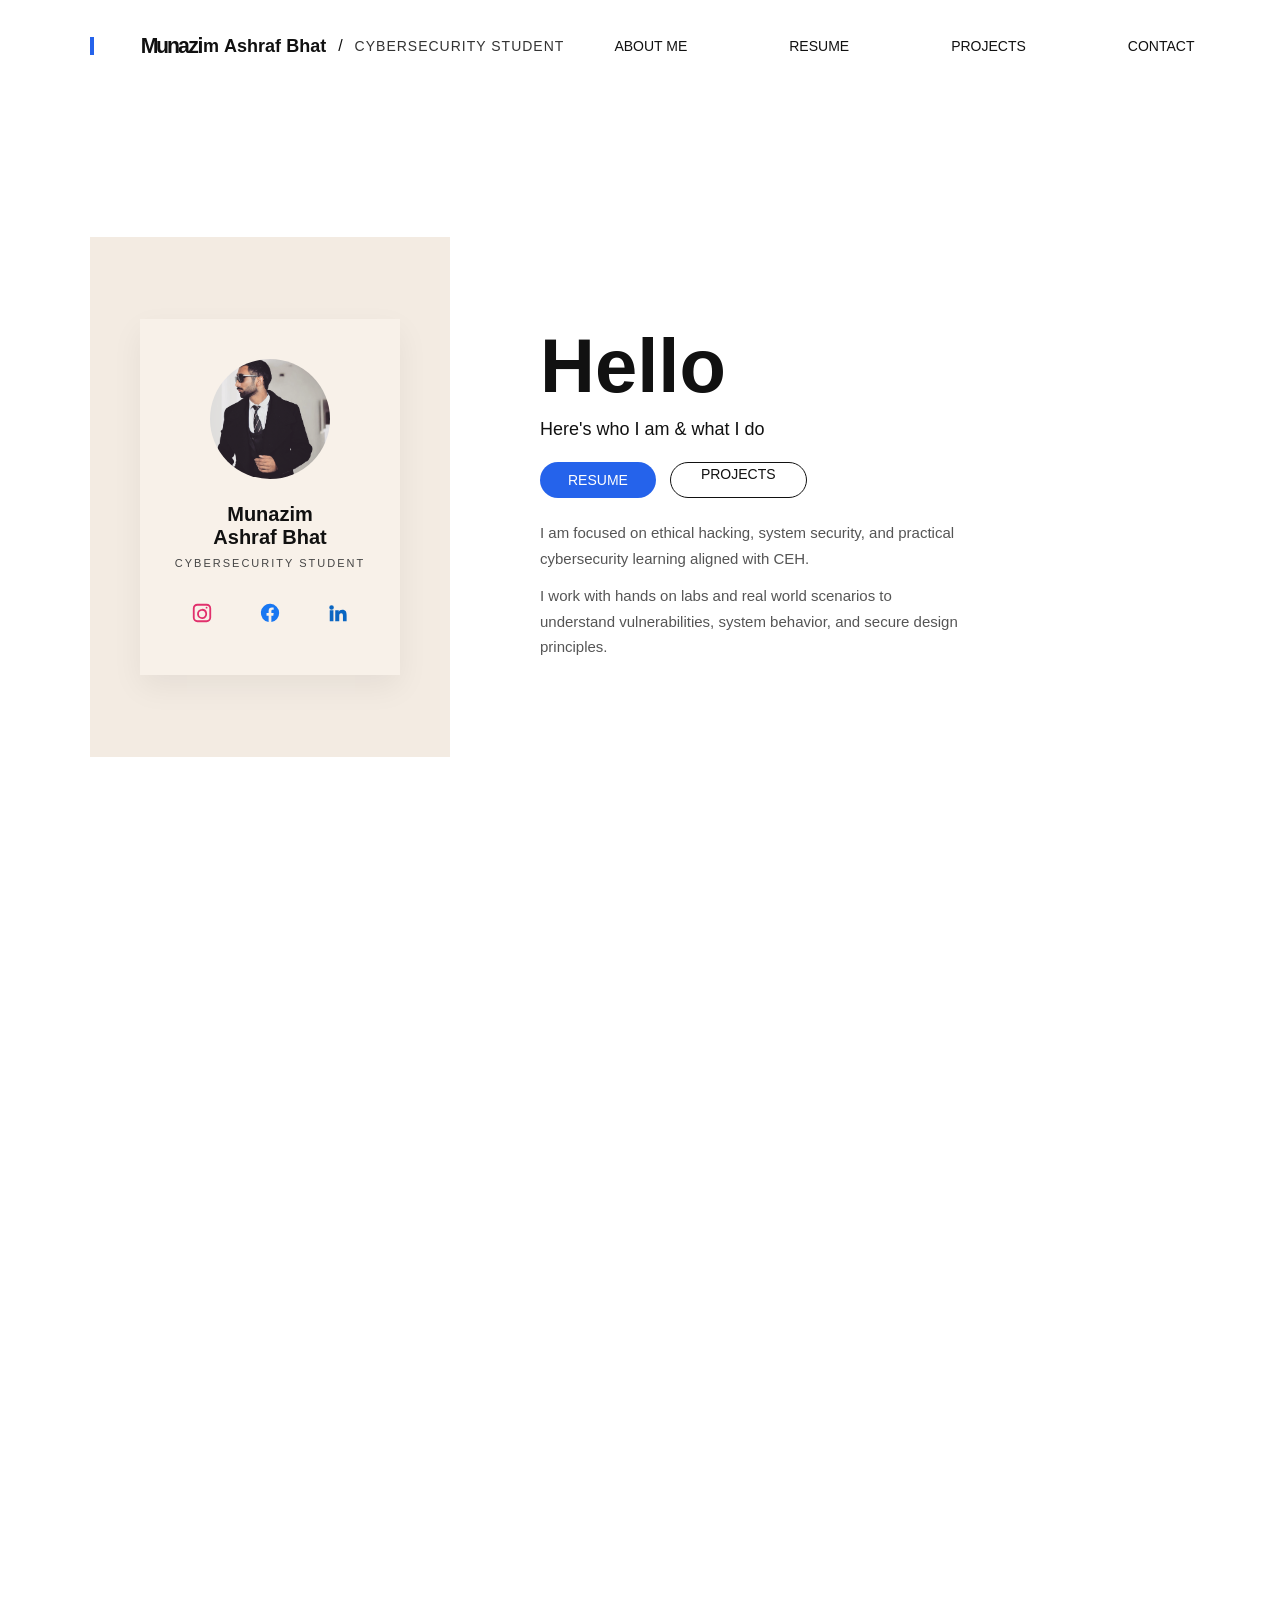
<file: index.html>
<!DOCTYPE html>
<html lang="en">
<head>
  <meta charset="UTF-8" />
  <meta name="viewport" content="width=device-width, initial-scale=1.0"/>
  <title>Munazim Ashraf</title>
  <link rel="stylesheet" href="style.css">
</head>


<body>

<!-- ================= NAVBAR ================= -->
<header class="nav fade-down">

<div class="brand-wrapper">
  <span class="brand-bar"></span>

  <img src="assets/profilee.jpg" alt="Munazim Ashraf" class="brand-avatar">

<span class="brand-name glass" id="glassName">
  Munazim Ashraf Bhat
</span>



  <span class="brand-slash">/</span>
  <span class="brand-role">CYBERSECURITY STUDENT</span>
</div>


  <nav>
    <a href="about.html">ABOUT ME</a>
    <a href="resume.html">RESUME</a>
    <a href="projects.html">PROJECTS</a>
    <a href="contact.html">CONTACT</a>
  </nav>
</header>

<!-- ================= HERO ================= -->
<section class="hero">

  <!-- BACKGROUND BLOCK -->
  <div class="bg-block"></div>

  <!-- PROFILE CARD -->
  <div class="profile-card fade-up">

  <img src="assets/profilee.jpg" alt="Munazim Ashraf">

  <h3>Munazim<br>Ashraf Bhat</h3>

  <p class="role">CYBERSECURITY STUDENT</p>

  <div class="card-socials">
    <a href="https://www.instagram.com/munazim.b" target="_blank" aria-label="Instagram">
      <svg viewBox="0 0 24 24">
        <path d="M7 2C4.2 2 2 4.2 2 7v10c0 2.8 2.2 5 5 5h10c2.8 0 5-2.2 5-5V7c0-2.8-2.2-5-5-5H7zm10 2a3 3 0 013 3v10a3 3 0 01-3 3H7a3 3 0 01-3-3V7a3 3 0 013-3h10zm-5 3.5A5.5 5.5 0 1017.5 12 5.5 5.5 0 0012 7.5zm0 9A3.5 3.5 0 1115.5 12 3.5 3.5 0 0112 16.5zM18 6.2a1 1 0 11-1-1 1 1 0 011 1z"/>
      </svg>
    </a>

    <a href="https://www.facebook.com/share/1BcjxhDf9o/?mibextid=wwXIfr" target="_blank" aria-label="Facebook">
      <svg viewBox="0 0 24 24">
        <path d="M22 12a10 10 0 10-11.5 9.9v-7h-2.3V12h2.3V9.7c0-2.3 1.4-3.6 3.5-3.6 1 0 2 .1 2 .1v2.2h-1.1c-1.1 0-1.4.7-1.4 1.4V12h2.5l-.4 2.9h-2.1v7A10 10 0 0022 12z"/>
      </svg>
    </a>

    <a href="https://www.linkedin.com/in/munazim-ashraf-bhat-812180202" target="_blank" aria-label="LinkedIn">
      <svg viewBox="0 0 24 24">
        <path d="M4.98 3.5a2.5 2.5 0 110 5 2.5 2.5 0 010-5zM3 8.98h4v12H3v-12zM9 8.98h3.8v1.6h.05c.53-1 1.83-2.05 3.77-2.05 4.03 0 4.78 2.65 4.78 6.1v6.35h-4v-5.63c0-1.34-.02-3.07-1.87-3.07-1.88 0-2.17 1.46-2.17 2.97v5.73H9v-12z"/>
      </svg>
    </a>
  </div>
</div>


  <!-- HERO TEXT -->
  <div class="hero-text fade-right">

    <h1>Hello</h1>
    <p class="subtitle">Here's who I am & what I do</p>

   <div class="buttons fade-up">

      <a href="resume.html" class="btn primary">RESUME</a>
      <span class="btn-outline">
        <a href="projects.html" class="btn ghost">PROJECTS</a>
      </span>
    </div>

    <div class="front-desc">
      <p>
        I am focused on ethical hacking, system security, and practical
        cybersecurity learning aligned with CEH.
      </p>
      <p>
        I work with hands on labs and real world scenarios to understand
        vulnerabilities, system behavior, and secure design principles.
      </p>
    </div>
  </div>

</section>
<section class="projects-section fade-up">

  <h1>Projects</h1>

  <div class="projects-grid">
    <div class="project-card">
      <h3>Web Security Scanner</h3>
      <p>
        A tool for identifying common web vulnerabilities such as XSS,
        SQL Injection, and insecure headers.
      </p>
      <span class="project-tag">Cybersecurity</span>
    </div>

    <div class="project-card">
      <h3>Network Monitoring Tool</h3>
      <p>
        Built using Python to analyze traffic, detect anomalies,
        and visualize suspicious behavior.
      </p>
      <span class="project-tag">Networking</span>
    </div>

    <div class="project-card">
      <h3>Linux Hardening Guide</h3>
      <p>
        A step-by-step security hardening checklist for Linux servers.
      </p>
      <span class="project-tag">Linux</span>
    </div>
  </div>
</section>

<section class="projects-section fade-up">
  

  <div class="projects-grid">
    <div class="project-card fade-up">
      <h3>Web Application Security</h3>
      <p>OWASP Top 10 vulnerability assessment and mitigation.</p>
      <span class="project-tag">Web</span>
    </div>

    <div class="project-card fade-up">
      <h3>Linux Server Hardening</h3>
      <p>System hardening, firewall rules, and access control.</p>
      <span class="project-tag">Linux</span>
    </div>

    <div class="project-card fade-up">
      <h3>CTF Challenges</h3>
      <p>Hands-on hacking challenges and security problem solving.</p>
      <span class="project-tag">Practice</span>
    </div>
  </div>
</section>


<!-- ================= MORE ABOUT ME ================= -->
<section class="about-section fade-up">
<h2>More About Me</h2>

<div class="about-content classy">

  <!-- LEFT IMAGE -->
  <div class="about-image-single">
    <img src="assets/profilee.jpg" alt="Munazim Ashraf">
  </div>

  <!-- RIGHT TEXT -->
  <div class="about-text">
    <p class="lead">
      I am a cybersecurity student deeply focused on ethical hacking,
      system security, and understanding how real-world attacks are
      prevented through strong defensive design.
    </p>

    <p>
      My work revolves around Linux environments, networking fundamentals,
      and web security. I believe real learning comes from hands-on labs,
      documentation, and ethical practice aligned with CEH principles.
    </p>

    <div class="about-highlights">
      <span>Ethical Hacking</span>
      <span>Linux Hardening</span>
      <span>Web Security</span>
      <span>Networking</span>
    </div>

   

<div class="about-socials">

  <a href="https://www.instagram.com/munazim.b" target="_blank" aria-label="Instagram">
    <svg viewBox="0 0 24 24">
      <path d="M7 2C4.2 2 2 4.2 2 7v10c0 2.8 2.2 5 5 5h10c2.8 0 5-2.2 5-5V7c0-2.8-2.2-5-5-5H7zm10 2a3 3 0 013 3v10a3 3 0 01-3 3H7a3 3 0 01-3-3V7a3 3 0 013-3h10zm-5 3.5A5.5 5.5 0 1017.5 12 5.5 5.5 0 0012 7.5zm0 9A3.5 3.5 0 1115.5 12 3.5 3.5 0 0112 16.5zM18 6.2a1 1 0 11-1-1 1 1 0 011 1z"/>
    </svg>
  </a>

  <a href="https://www.facebook.com/share/1BcjxhDf9o/?mibextid=wwXIfr" target="_blank" aria-label="Facebook">
    <svg viewBox="0 0 24 24">
      <path d="M22 12a10 10 0 10-11.5 9.9v-7h-2.3V12h2.3V9.7c0-2.3 1.4-3.6 3.5-3.6 1 0 2 .1 2 .1v2.2h-1.1c-1.1 0-1.4.7-1.4 1.4V12h2.5l-.4 2.9h-2.1v7A10 10 0 0022 12z"/>
    </svg>
  </a>

  <a href="https://www.linkedin.com/in/munazim-ashraf-bhat-812180202" target="_blank" aria-label="LinkedIn">
    <svg viewBox="0 0 24 24">
      <path d="M4.98 3.5a2.5 2.5 0 110 5 2.5 2.5 0 010-5zM3 8.98h4v12H3v-12zM9 8.98h3.8v1.6h.05c.53-1 1.83-2.05 3.77-2.05 4.03 0 4.78 2.65 4.78 6.1v6.35h-4v-5.63c0-1.34-.02-3.07-1.87-3.07-1.88 0-2.17 1.46-2.17 2.97v5.73H9v-12z"/>
    </svg>
  </a>

  <a href="mailto:your-email@gmail.com" aria-label="Email">
    <svg viewBox="0 0 24 24">
      <path d="M20 4H4a2 2 0 00-2 2v12a2 2 0 002 2h16a2 2 0 002-2V6a2 2 0 00-2-2zm0 4l-8 5-8-5V6l8 5 8-5v2z"/>
    </svg>
  </a>

</div>


</section>

<!-- ================= SCROLL TO TOP ================= -->
<button id="scrollTopBtn">↑</button>

<script>
document.addEventListener("DOMContentLoaded", () => {

  const currentPage =
    window.location.pathname.split("/").pop() || "index.html";

  document.querySelectorAll("header.nav nav a").forEach(link => {
    const target = link.getAttribute("href");

    // Highlight active page
    if (target === currentPage) {
      link.classList.add("active");
    }

    // Clicking same page again → go HOME
    link.addEventListener("click", e => {
      if (target === currentPage && currentPage !== "index.html") {
        e.preventDefault();
        window.location.href = "index.html";
      }
    });
  });

});
</script>
<script>
  document.addEventListener("DOMContentLoaded", () => {
    const nav = document.querySelector(".nav");
    const profileCard = document.querySelector(".profile-card");

    // Always show avatar on non-home pages
    if (!profileCard) {
      nav.classList.add("show-avatar");
      return;
    }

    // Observe when main profile leaves viewport
    const observer = new IntersectionObserver(
      ([entry]) => {
        if (entry.isIntersecting) {
          nav.classList.remove("show-avatar");
        } else {
          nav.classList.add("show-avatar");
        }
      },
      { threshold: 0.4 }
    );

    observer.observe(profileCard);
  });
</script>

<script src="script.js"></script>

</body>

</html>
</file>
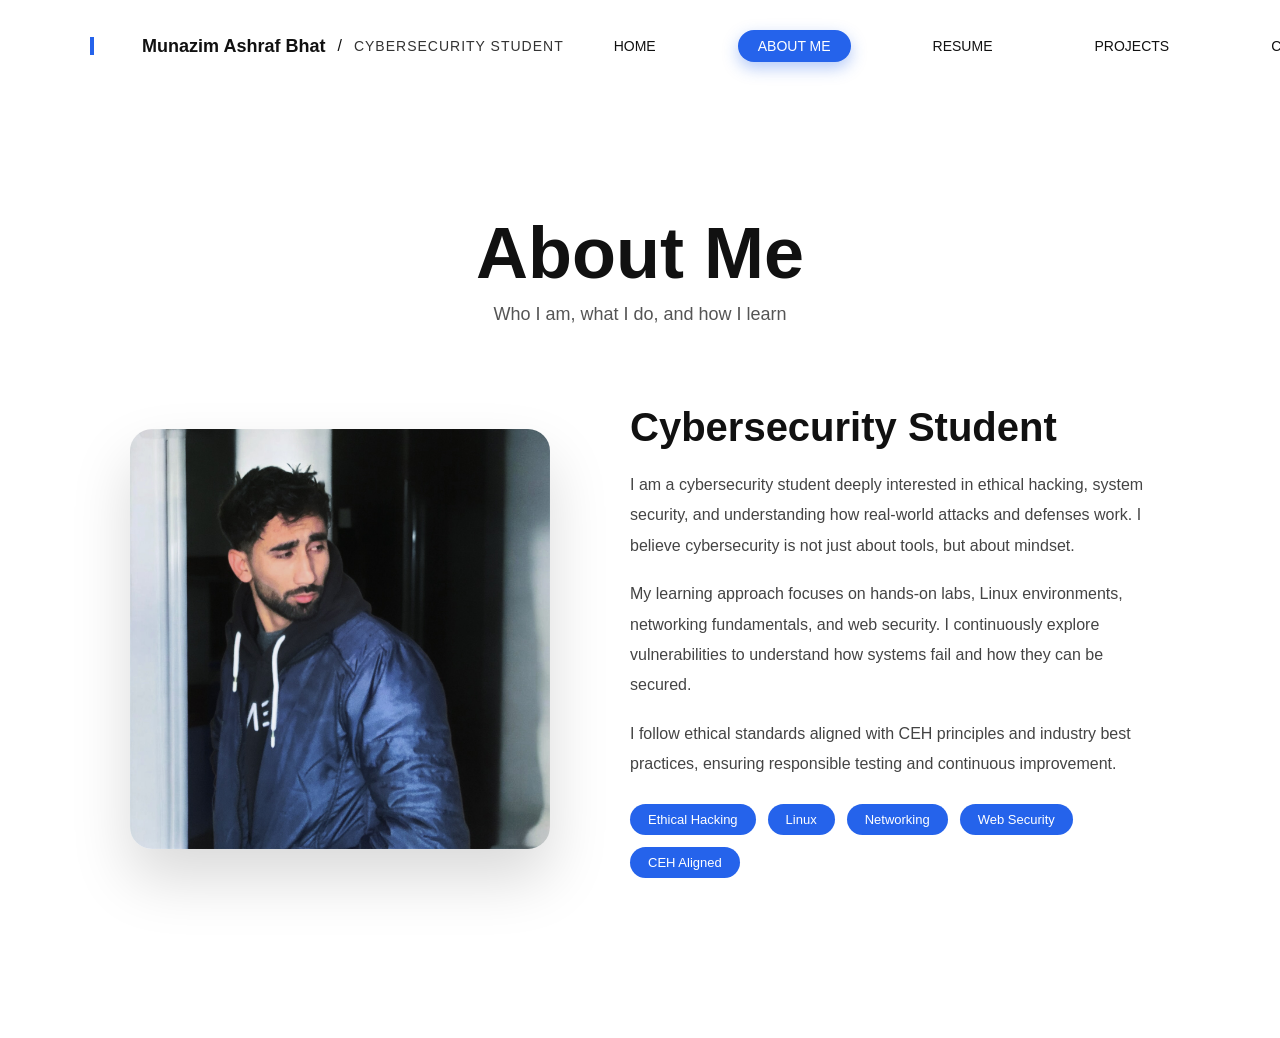
<file: about.html>
<!DOCTYPE html>
<html lang="en">
<head>
  <meta charset="UTF-8" />
  <meta name="viewport" content="width=device-width, initial-scale=1.0"/>
  <title>About | Munazim Ashraf</title>
  <link rel="stylesheet" href="style.css">
</head>

<body>

<!-- ================= NAVBAR (SAME AS INDEX) ================= -->
<header class="nav">
  <div class="brand-wrapper">
    <span class="brand-bar"></span>
    <img src="assets/profile.jpg" class="brand-avatar" alt="Munazim Ashraf">
    <span class="brand-name" id="glassName">Munazim Ashraf Bhat</span>
    <span class="brand-slash">/</span>
    <span class="brand-role">CYBERSECURITY STUDENT</span>
  </div>

  <nav>
    <a href="index.html" class="home-link">HOME</a>
    <a href="about.html" class="active">ABOUT ME</a>
    <a href="resume.html">RESUME</a>
    <a href="projects.html">PROJECTS</a>
    <a href="contact.html">CONTACT</a>
  </nav>
</header>

<!-- ================= ABOUT HERO ================= -->
<section class="about-hero fade-up">
  <h1>About Me</h1>
  <p>Who I am, what I do, and how I learn</p>
</section>

<!-- ================= ABOUT CONTENT ================= -->
<section class="about-page">

  <div class="about-layout">

    <!-- IMAGE -->
    <div class="about-photo fade-left">
      <img src="assets/workspace.jpg" alt="Munazim Ashraf">
    </div>

    <!-- TEXT -->
    <div class="about-text fade-right">
      <h2>Cybersecurity Student</h2>

      <p>
        I am a cybersecurity student deeply interested in ethical hacking,
        system security, and understanding how real-world attacks and defenses work.
        I believe cybersecurity is not just about tools, but about mindset.
      </p>

      <p>
        My learning approach focuses on hands-on labs, Linux environments,
        networking fundamentals, and web security. I continuously explore
        vulnerabilities to understand how systems fail and how they can be secured.
      </p>

      <p>
        I follow ethical standards aligned with CEH principles and industry
        best practices, ensuring responsible testing and continuous improvement.
      </p>

      <div class="about-tags">
        <span>Ethical Hacking</span>
        <span>Linux</span>
        <span>Networking</span>
        <span>Web Security</span>
        <span>CEH Aligned</span>
      </div>

    </div>

  </div>

</section>

<!-- ================= SCROLL TO TOP ================= -->
<button id="scrollTopBtn">↑</button>

<script src="script.js"></script>

</body>
</html>
</file>
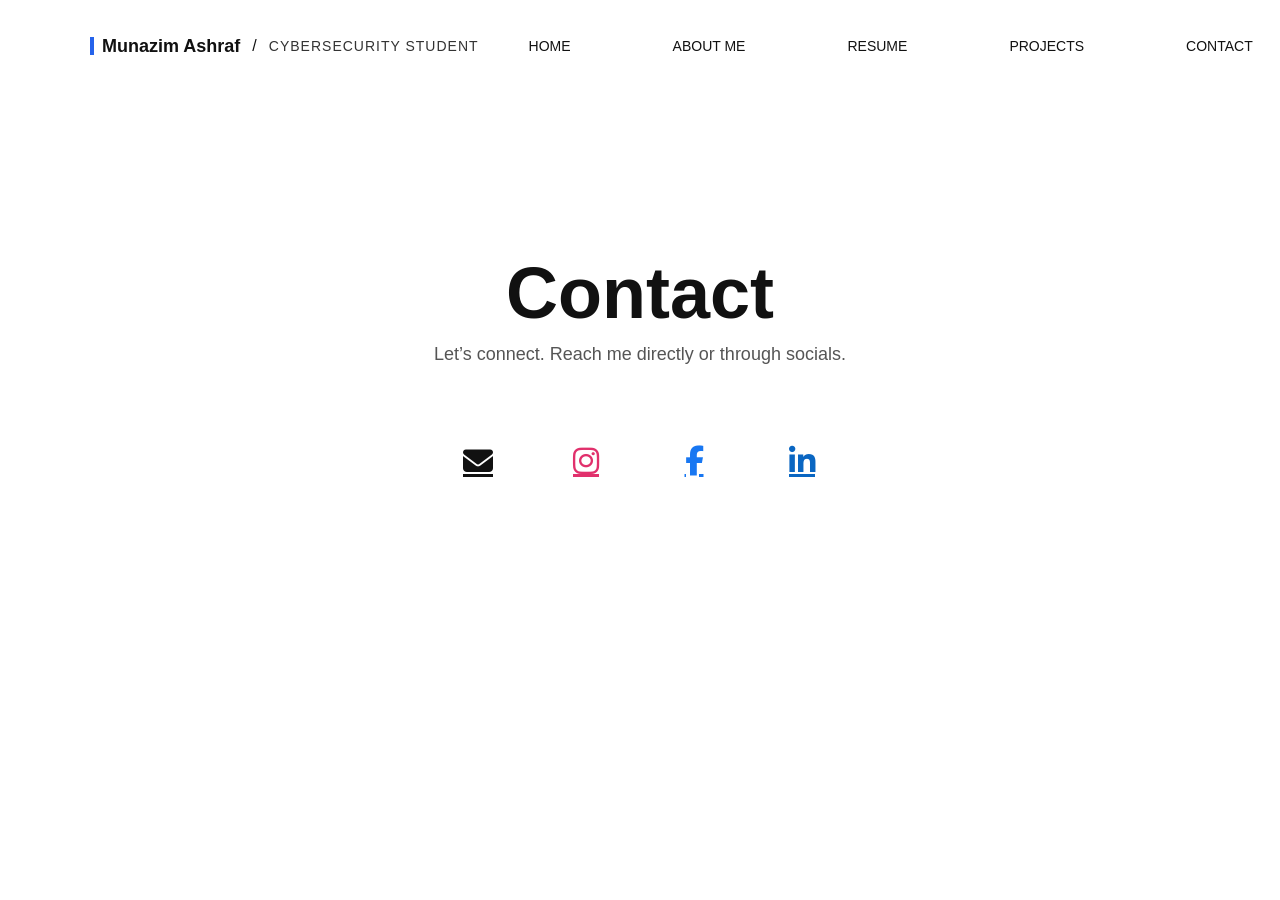
<file: contact.html>
<!DOCTYPE html>
<html lang="en">
<head>
  <meta charset="UTF-8" />
  <meta name="viewport" content="width=device-width, initial-scale=1.0"/>
  <title>Contact | Munazim Ashraf</title>
  <link rel="stylesheet" href="style.css">

  <!-- ICONS -->
  <link href="https://cdnjs.cloudflare.com/ajax/libs/font-awesome/6.5.1/css/all.min.css" rel="stylesheet">
</head>
<script>
  document.querySelectorAll('nav a:not(.home-link)').forEach(link => {
    link.addEventListener('click', function (e) {
      const target = this.getAttribute('href');
      const current = window.location.pathname.split('/').pop() || 'index.html';

      if (current === target) {
        e.preventDefault();
        window.location.href = 'index.html';
      }
    });
  });
</script>


<body>

<header class="nav">
  <div class="brand-wrapper">
    <span class="brand-bar"></span>
    <span class="brand-name">Munazim Ashraf</span>
    <span class="brand-slash">/</span>
    <span class="brand-role">CYBERSECURITY STUDENT</span>
  </div>

<nav>
  <a href="index.html" class="home-link">HOME</a>

  <a href="about.html">ABOUT ME</a>
  <a href="resume.html">RESUME</a>
  <a href="projects.html">PROJECTS</a>
  <a href="contact.html">CONTACT</a>
</nav>


</header>

<section class="contact-section">
  <h1>Contact</h1>
  <p class="contact-sub">
    Let’s connect. Reach me directly or through socials.
  </p>

  <div class="contact-socials">

    <a href="mailto:munazimashrafbhat@gmail.com" aria-label="Email">
      <i class="fa-solid fa-envelope"></i>
    </a>

    <a href="https://www.instagram.com/munazim.b" target="_blank" aria-label="Instagram">
      <i class="fa-brands fa-instagram"></i>
    </a>

    <a href="https://www.facebook.com/share/1BcjxhDf9o/?mibextid=wwXIfr" target="_blank" aria-label="Facebook">
      <i class="fa-brands fa-facebook-f"></i>
    </a>

    <a href="https://www.linkedin.com/in/munazim-ashraf-bhat-812180202" target="_blank" aria-label="LinkedIn">
      <i class="fa-brands fa-linkedin-in"></i>
    </a>

  </div>
</section>
<script src="script.js"></script>

</body>
</html>
</file>
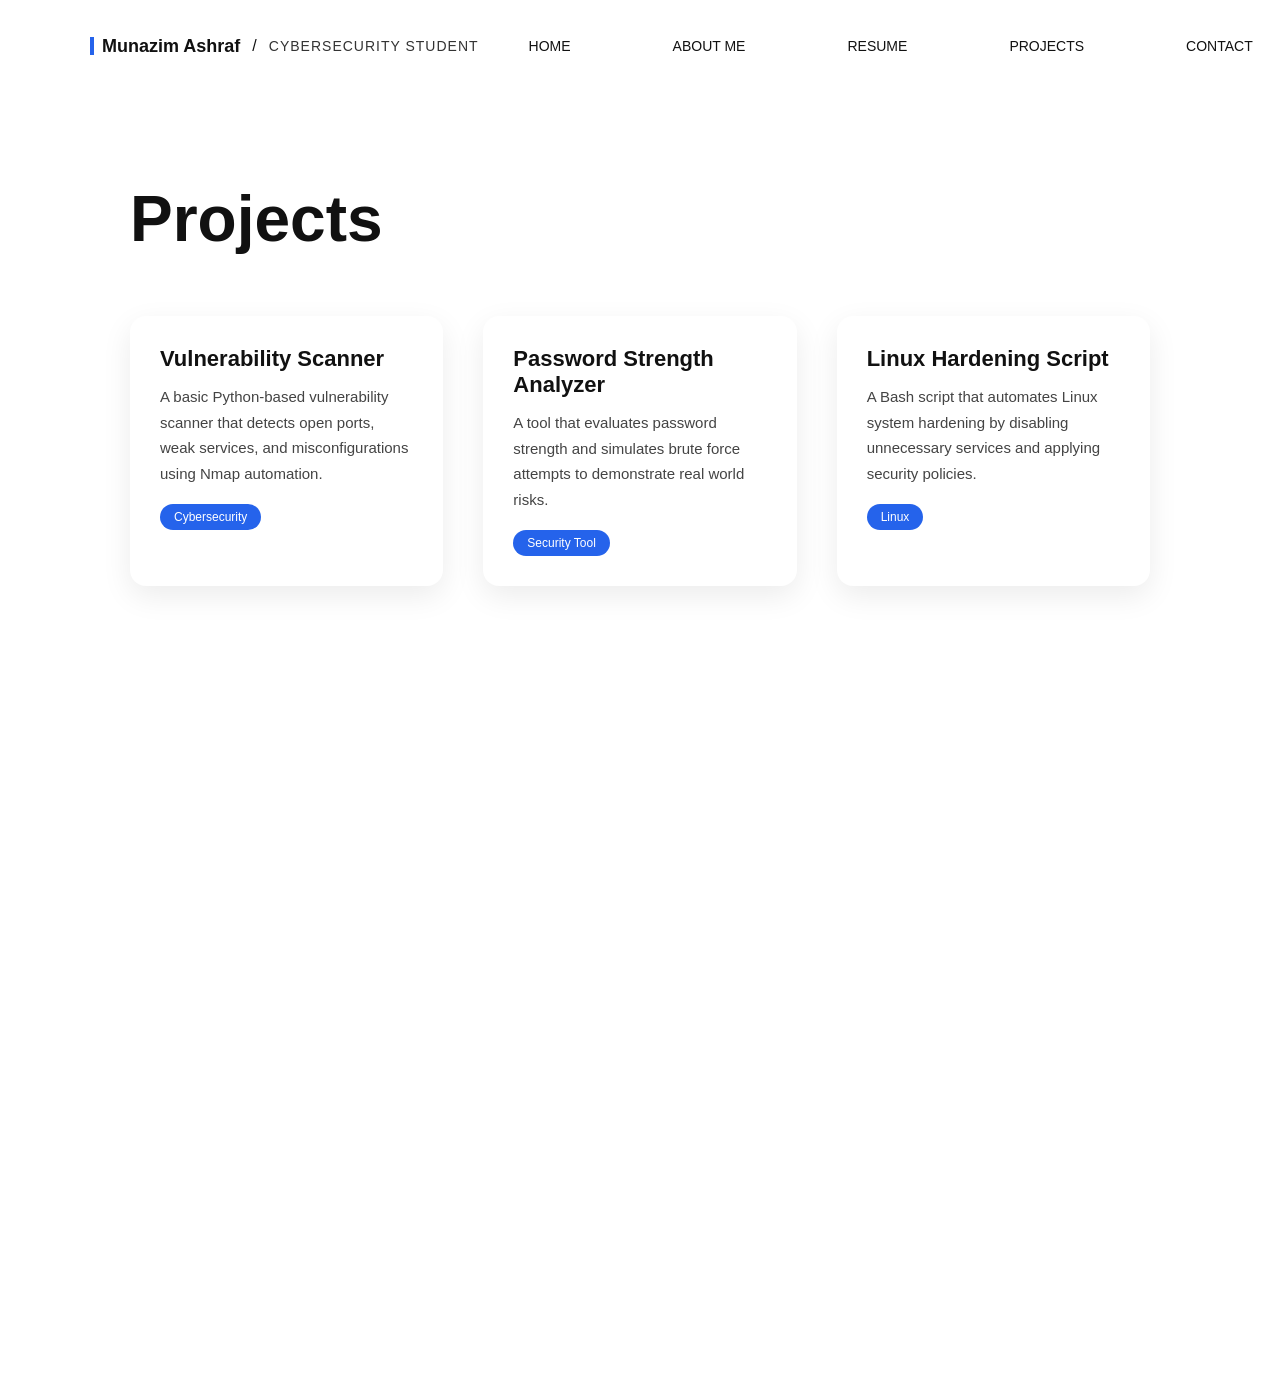
<file: projects.html>
<!DOCTYPE html>
<html lang="en">
<head>
  <meta charset="UTF-8" />
  <meta name="viewport" content="width=device-width, initial-scale=1.0"/>
  <title>Projects | Munazim Ashraf</title>
  <link rel="stylesheet" href="style.css">
</head>
<script>
  document.querySelectorAll('nav a:not(.home-link)').forEach(link => {
    link.addEventListener('click', function (e) {
      const target = this.getAttribute('href');
      const current = window.location.pathname.split('/').pop() || 'index.html';

      if (current === target) {
        e.preventDefault();
        window.location.href = 'index.html';
      }
    });
  });
</script>


<body>

<!-- NAVBAR -->
<header class="nav">
  <div class="brand-wrapper">
    <span class="brand-bar"></span>
    <span class="brand-name">Munazim Ashraf</span>
    <span class="brand-slash">/</span>
    <span class="brand-role">CYBERSECURITY STUDENT</span>
  </div>

<nav>
  <a href="index.html" class="home-link">HOME</a>

  <a href="about.html">ABOUT ME</a>
  <a href="resume.html">RESUME</a>
  <a href="projects.html">PROJECTS</a>
  <a href="contact.html">CONTACT</a>
</nav>


</header>

<!-- PROJECTS SECTION -->
<section class="projects-section">
  <h1>Projects</h1>

  <div class="projects-grid">

    <!-- PROJECT 1 -->
    <div class="project-card">
      <h3>Vulnerability Scanner</h3>
      <p>
        A basic Python-based vulnerability scanner that detects open ports,
        weak services, and misconfigurations using Nmap automation.
      </p>
      <span class="project-tag">Cybersecurity</span>
    </div>

    <!-- PROJECT 2 -->
    <div class="project-card">
      <h3>Password Strength Analyzer</h3>
      <p>
        A tool that evaluates password strength and simulates brute force
        attempts to demonstrate real world risks.
      </p>
      <span class="project-tag">Security Tool</span>
    </div>

    <!-- PROJECT 3 -->
    <div class="project-card">
      <h3>Linux Hardening Script</h3>
      <p>
        A Bash script that automates Linux system hardening by disabling
        unnecessary services and applying security policies.
      </p>
      <span class="project-tag">Linux</span>
    </div>

  </div>
</section>
<script src="script.js"></script>
<section class="projects-section fade-up">


  <div class="projects-grid">

    <div class="project-card fade-up">
      <h3>Web Application Security Assessment</h3>
      <p>
        Security testing of vulnerable web applications based on OWASP Top 10.
        Focused on injection flaws, authentication, and session management.
      </p>
      <span class="project-tag">Web Security</span>
    </div>

    <div class="project-card fade-up">
      <h3>Linux Server Hardening</h3>
      <p>
        Implemented system hardening techniques including firewall rules,
        SSH security, user permissions, and monitoring.
      </p>
      <span class="project-tag">Linux Security</span>
    </div>

    <div class="project-card fade-up">
      <h3>Network Traffic Analysis</h3>
      <p>
        Analyzed network packets to identify suspicious behavior, DNS misuse,
        and unauthorized communication.
      </p>
      <span class="project-tag">Networking</span>
    </div>

    <div class="project-card fade-up">
      <h3>Vulnerability Assessment & Reporting</h3>
      <p>
        Conducted vulnerability scans and documented findings with severity
        analysis and remediation recommendations.
      </p>
      <span class="project-tag">Risk Analysis</span>
    </div>

    <div class="project-card fade-up">
      <h3>Capture The Flag (CTF)</h3>
      <p>
        Solved hands-on cybersecurity challenges involving web exploitation,
        privilege escalation, and system security.
      </p>
      <span class="project-tag">Hands-On</span>
    </div>

    <div class="project-card fade-up">
      <h3>Security Automation Scripts</h3>
      <p>
        Developed automation scripts to assist with security tasks such as
        port scanning, log parsing, and alerting.
      </p>
      <span class="project-tag">Automation</span>
    </div>

  </div>
</section>

</body>
</html>
</file>
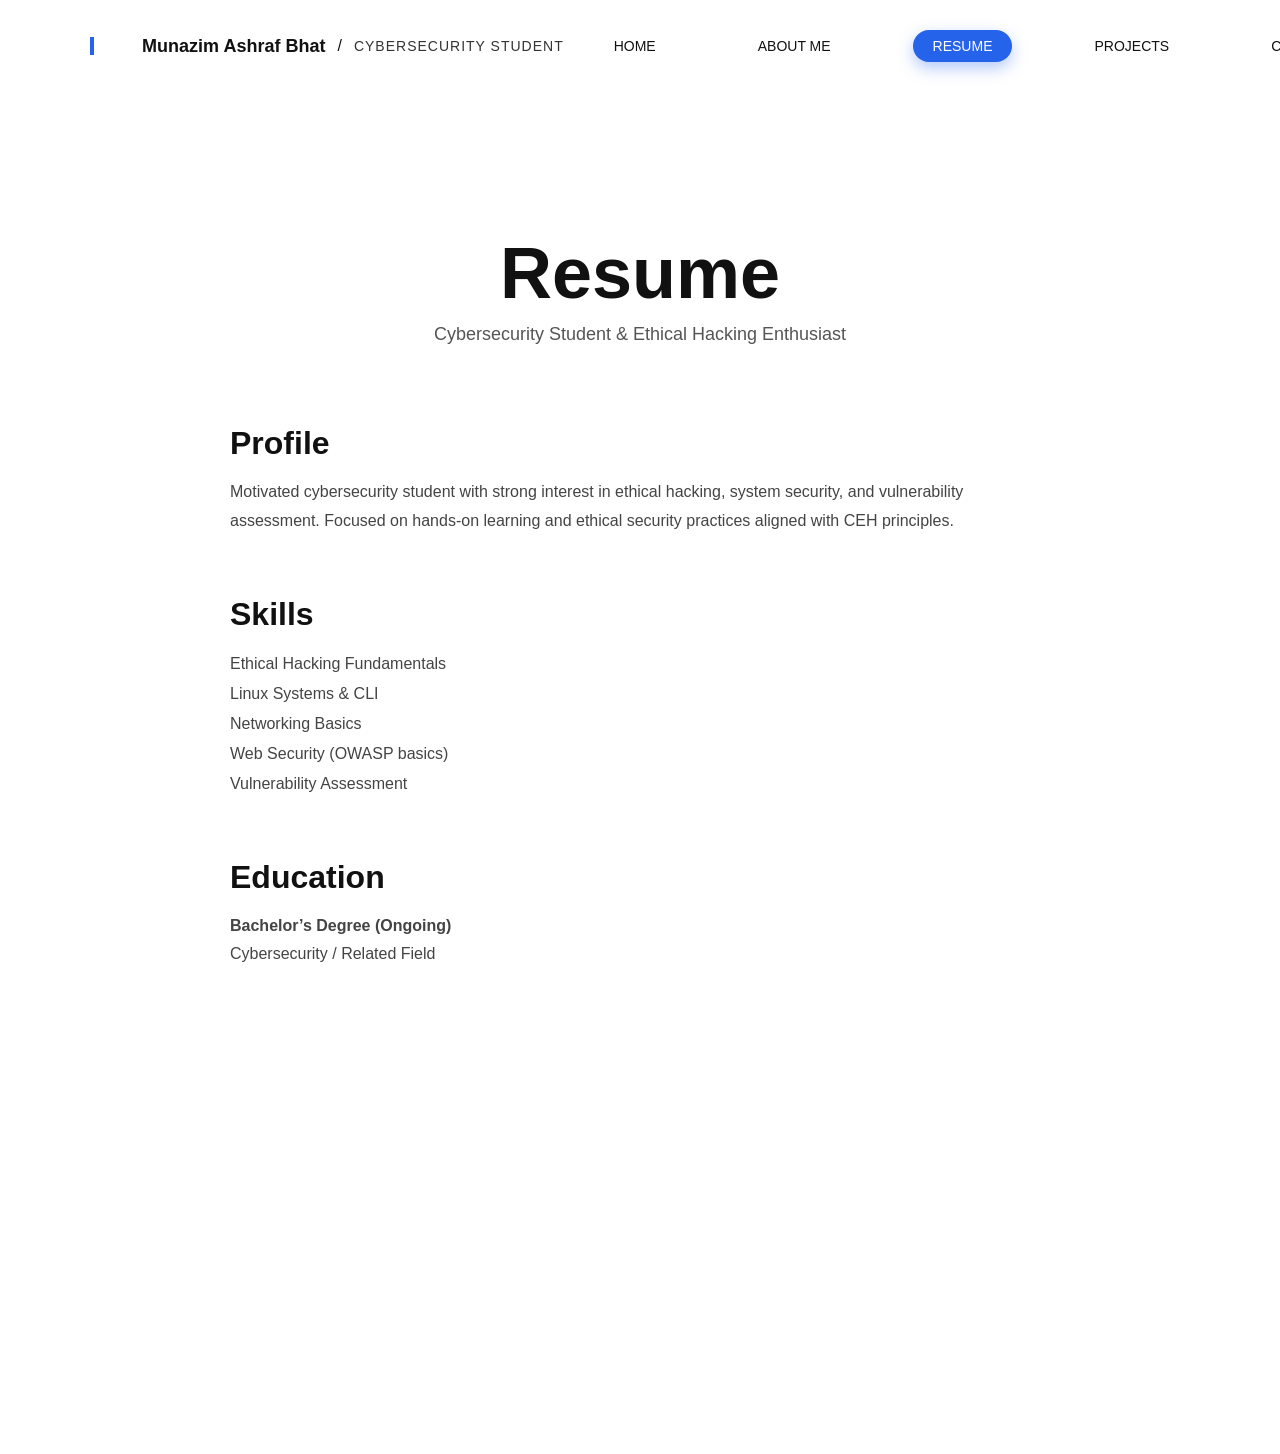
<file: resume.html>
<!DOCTYPE html>
<html lang="en">
<head>
  <meta charset="UTF-8" />
  <meta name="viewport" content="width=device-width, initial-scale=1.0"/>
  <title>Resume | Munazim Ashraf</title>
  <link rel="stylesheet" href="style.css">
</head>

<body>

<!-- ================= NAVBAR ================= -->
<header class="nav">
  <div class="brand-wrapper">
    <span class="brand-bar"></span>
    <img src="assets/profile.jpg" class="brand-avatar" alt="Munazim Ashraf">
    <span class="brand-name" id="glassName">Munazim Ashraf Bhat</span>
    <span class="brand-slash">/</span>
    <span class="brand-role">CYBERSECURITY STUDENT</span>
  </div>

  <nav>
    <a href="index.html">HOME</a>
    <a href="about.html">ABOUT ME</a>
    <a href="resume.html" class="active">RESUME</a>
    <a href="projects.html">PROJECTS</a>
    <a href="contact.html">CONTACT</a>
  </nav>
</header>

<!-- ================= RESUME ================= -->
<section class="resume-page fade-up">

  <div class="resume-header">
    <h1>Resume</h1>
    <p>Cybersecurity Student & Ethical Hacking Enthusiast</p>
  </div>

  <div class="resume-content">

    <div class="resume-section fade-left">
      <h2>Profile</h2>
      <p>
        Motivated cybersecurity student with strong interest in ethical hacking,
        system security, and vulnerability assessment. Focused on hands-on
        learning and ethical security practices aligned with CEH principles.
      </p>
    </div>

    <div class="resume-section fade-right">
      <h2>Skills</h2>
      <ul class="resume-list">
        <li>Ethical Hacking Fundamentals</li>
        <li>Linux Systems & CLI</li>
        <li>Networking Basics</li>
        <li>Web Security (OWASP basics)</li>
        <li>Vulnerability Assessment</li>
      </ul>
    </div>

    <div class="resume-section fade-left">
      <h2>Education</h2>
      <p>
        <strong>Bachelor’s Degree (Ongoing)</strong><br>
        Cybersecurity / Related Field
      </p>
    </div>

    <div class="resume-section fade-right">
      <h2>Projects</h2>
      <ul class="resume-list">
        <li>Web Application Security Labs</li>
        <li>Linux System Security Practice</li>
        <li>Basic Network Security Exercises</li>
      </ul>
    </div>

    <div class="resume-section fade-up">
      <h2>Interests</h2>
      <p>
        Ethical Hacking, Linux, Cybersecurity Research, Capture The Flag (CTF)
      </p>
    </div>

  </div>

</section>

<button id="scrollTopBtn">↑</button>

<script src="script.js"></script>

</body>
</html>
</file>
<file: style.css>
/* ================= RESET ================= */
* {
  margin: 0;
  padding: 0;
  box-sizing: border-box;
  font-family: Arial, Helvetica, sans-serif;
}

body {
  background: #fff;
  color: #111;
  overflow-x: hidden;
  overflow-y: auto;   /* ✅ RESTORES SCROLL */
}


/* ================= NAV ================= */
.nav {
  display: flex;
  justify-content: space-between;
  align-items: center;
  padding: 30px 90px;
}

.nav nav a {
  margin-left: 30px;
  text-decoration: none;
  font-size: 14px;
  color: #111;
}

/* ================= HERO ================= */
.hero {
  position: relative;
  min-height: 90vh;
  display: flex;
  align-items: center;
  justify-content: flex-start;
  gap: 140px;
  padding-left: 140px;
  overflow: visible;   /* ✅ ALLOW PAGE TO GROW */
}


/* ================= BEIGE BLOCK ================= */
.bg-block {
  position: absolute;
  left: 90px;
  top: 50%;
  transform: translateY(-50%);
  width: 360px;
  height: 520px;
  background: #f3ebe2;
  z-index: 0;
}

/* ================= PROFILE CARD ================= */
.profile-card {
  position: relative;
  width: 260px;
  background: #f8f1e9;
  padding: 40px 20px;
  text-align: center;
  z-index: 2;
  box-shadow: 0 12px 30px rgba(0,0,0,0.06);
  flex-shrink: 0;
}

.profile-card img {
  width: 120px;
  height: 120px;
  border-radius: 50%;
  object-fit: cover;
}

.profile-card h3 {
  margin-top: 20px;
  font-size: 20px;
}

.profile-card .role {
  margin-top: 8px;
  font-size: 11px;
  letter-spacing: 2px;
  color: #444;
}
/* ================= REFINED MAGNIFICENT ICONS ================= */
.card-socials {
  margin-top: 22px;
  display: flex;
  justify-content: center;
  gap: 24px;
}

.card-socials a {
  display: inline-flex;
  align-items: center;
  justify-content: center;
  width: 44px;
  height: 44px;
  transition: transform 0.25s cubic-bezier(.34,1.2,.64,1),
              filter 0.25s ease;
}

.card-socials svg {
  width: 22px;
  height: 22px;
}

/* Brand colors */
.card-socials a[aria-label="Instagram"] svg { fill: #E1306C; }
.card-socials a[aria-label="Facebook"] svg { fill: #1877F2; }
.card-socials a[aria-label="LinkedIn"] svg { fill: #0A66C2; }

/* ONLY hovered icon magnifies */
.card-socials a:hover {
  transform: scale(1.3) translateY(-4px);
  filter: drop-shadow(0 10px 18px rgba(0,0,0,0.25));
}



/* ================= RIGHT CONTENT ================= */
.hero-text {
  position: relative;
  z-index: 2;
  max-width: 420px;
}

/* TITLE */
.hero-text h1 {
  font-size: 76px;
  font-weight: 700;
}

/* SUBTITLE */
.subtitle {
  margin-top: 10px;
  font-size: 18px;
}

/* ================= BUTTONS ================= */
.buttons {
  margin: 22px 0;
  display: flex;
  gap: 14px;
}

.btn {
  padding: 10px 28px;
  font-size: 14px;
  border-radius: 20px;
  text-decoration: none;
}

.primary {
  background: #2563eb;
  color: #fff;
}

.btn-outline {
  border: 1.5px solid #111;
  border-radius: 20px;
  padding: 2px;
}

.ghost {
  color: #111;
}

/* ================= FRONT TEXT ================= */
.front-desc {
  margin-top: 10px;
}

.front-desc p {
  font-size: 15px;
  line-height: 1.7;
  color: #555;
  margin-bottom: 12px;
}

/* ================= MOBILE (ONLY BELOW 900px) ================= */
@media (max-width: 900px) {
  .hero {
    flex-direction: column;
    padding: 80px 20px;
    gap: 60px;
  }

  .bg-block {
    display: none;
  }
}

/* ================= STICKY NAV ================= */
.nav {
  position: sticky;
  top: 0;
  background: #fff;
  z-index: 100;
  transition: padding 0.4s ease;
}

/* BRAND DEFAULT */
.brand {
  font-size: 18px;
  font-weight: 500;
  transition: all 0.4s ease;
}

/* BRAND AFTER SCROLL */
.nav.scrolled .brand {
  font-size: 14px;
  transform: translateX(-20px);
}

/* NAV SHRINK ON SCROLL */
.nav.scrolled {
  padding: 16px 90px;
  box-shadow: 0 8px 20px rgba(0,0,0,0.04);
}
.scroll-section {
  max-width: 800px;
  margin: 160px auto;
  padding: 0 40px;
}

.scroll-section h2 {
  font-size: 32px;
  margin-bottom: 25px;
}

.scroll-section p {
  font-size: 16px;
  line-height: 1.8;
  color: #444;
  margin-bottom: 20px;
}
#scrollTopBtn {
  position: fixed;
  bottom: 30px;
  right: 30px;
  width: 45px;
  height: 45px;
  border-radius: 50%;
  border: none;
  background: #111;
  color: #fff;
  font-size: 18px;
  cursor: pointer;
  opacity: 0;
  pointer-events: none;
  transition: all 0.3s ease;
  z-index: 200;
}

#scrollTopBtn.show {
  opacity: 1;
  pointer-events: auto;
}

#scrollTopBtn:hover {
  transform: translateY(-4px);
}
/* ================= TOP BRAND INLINE ================= */
.brand-wrapper {
  display: flex;
  align-items: center;
  gap: 8px;
  white-space: nowrap;   /* 🔑 forces single line */
}

.brand-bar {
  width: 4px;
  height: 18px;
  background: #2563eb;
}

.brand-name {
  font-size: 18px;
  font-weight: 700;
}

.brand-slash {
  font-size: 16px;
  margin: 0 4px;
}

.brand-role {
  font-size: 14px;
  font-weight: 400;
  letter-spacing: 1px;
  color: #333;
}

/* SHRINK ON SCROLL */
.nav.scrolled .brand-name {
  font-size: 16px;
}

.nav.scrolled .brand-role {
  font-size: 12px;
}

.nav.scrolled .brand-bar {
  height: 14px;
}
/* ================= HEADER BRAND ================= */
.brand-wrapper {
  display: flex;
  align-items: center;
  gap: 8px;
  white-space: nowrap;
}

/* BLUE BAR */
.brand-bar {
  width: 4px;
  height: 18px;
  background: #2563eb;
}

/* AVATAR (HIDDEN BY DEFAULT) */
/* HEADER AVATAR DEFAULT (HIDDEN) */
.brand-avatar {
  width: 32px;
  height: 32px;
  border-radius: 50%;
  object-fit: cover;
  opacity: 0;
  transform: scale(0.8);
  transition: all 0.35s ease;
}

/* SHOW avatar when hero profile is gone */
.nav.show-avatar .brand-avatar {
  opacity: 1;
  transform: scale(1);
}



/* NAME & ROLE */
.brand-name {
  font-size: 18px;
  font-weight: 700;
}

.brand-slash {
  font-size: 16px;
}

.brand-role {
  font-size: 14px;
  letter-spacing: 1px;
  color: #333;
}

/* ================= SCROLLED STATE ================= */
.nav.scrolled .brand-avatar {
  width: 28px;
  height: 28px;
  opacity: 1;
  transform: scale(1);
}

.nav.scrolled .brand-name {
  font-size: 16px;
}

.nav.scrolled .brand-role {
  font-size: 12px;
}

.nav.scrolled .brand-bar {
  height: 14px;
}
.about-socials svg {
  width: 16px;       /* smaller */
  height: 16px;
  flex-shrink: 0;
}
/* ================= SOCIAL ICON COLORS ================= */

/* Instagram */
.about-socials a[aria-label="Instagram"] svg {
  fill: #E1306C;
}

/* Facebook */
.about-socials a[aria-label="Facebook"] svg {
  fill: #1877F2;
}

/* LinkedIn */
.about-socials a[aria-label="LinkedIn"] svg {
  fill: #0A66C2;
}

/* Email */
.about-socials a[aria-label="Email"] svg {
  fill: #555;
}

/* Hover effect (subtle) */
.about-socials a:hover svg {
  transform: scale(1.1);
  transition: transform 0.2s ease;
}
/* ================= ICON-ONLY SOCIALS ================= */
/* ================= CENTERED LARGE SOCIAL ICONS ================= */
.about-socials {
  margin-top: 40px;
  display: flex;
  justify-content: center;   /* 🔑 center horizontally */
  align-items: center;
  gap: 32px;                 /* spacing between icons */
}

.about-socials a {
  display: inline-flex;
  align-items: center;
  justify-content: center;
  width: 52px;
  height: 52px;
  border-radius: 50%;
  text-decoration: none;
  transition: transform 0.25s ease, box-shadow 0.25s ease;
}

.about-socials svg {
  width: 26px;               /* icon inside circle */
  height: 26px;
}

/* Brand colors */
.about-socials a[aria-label="Instagram"] svg { fill: #E1306C; }
.about-socials a[aria-label="Facebook"] svg { fill: #1877F2; }
.about-socials a[aria-label="LinkedIn"] svg { fill: #0A66C2; }
.about-socials a[aria-label="Email"] svg { fill: #555; }

/* Hover effect (premium) */
.about-socials a:hover {
  transform: translateY(-4px);
  box-shadow: 0 10px 25px rgba(0,0,0,0.12);
}
/* ================= GLOBAL INTERACTION EFFECT ================= */

/* All clickable elements */
a,
button,
.btn {
  transition:
    transform 0.25s cubic-bezier(.34,1.2,.64,1),
    box-shadow 0.25s ease,
    filter 0.25s ease;
}

/* Hover effect */
a:hover,
button:hover,
.btn:hover {
  transform: scale(1.08) translateY(-2px);
  box-shadow: 0 8px 18px rgba(0,0,0,0.18);
}

/* Active (click) feedback */
a:active,
button:active,
.btn:active {
  transform: scale(0.96);
  box-shadow: 0 4px 10px rgba(0,0,0,0.15);
}

/* ================= NAV LINKS ================= */
.nav nav a:hover {
  transform: scale(1.05);
  box-shadow: none;   /* keep nav clean */
}

/* ================= SOCIAL ICONS (KEEP SPECIAL) ================= */
.card-socials a:hover,
.about-socials a:hover {
  transform: scale(1.3) translateY(-4px);
  box-shadow: none;
}

/* ================= DISABLE FOR TEXT LINKS ================= */
p a:hover {
  transform: none;
  box-shadow: none;
}
/* ================= NAVIGATION FIX ================= */
.nav nav {
  display: flex;
  align-items: center;
  gap: 32px;            /* space between items */
  white-space: nowrap; /* prevent wrapping */
}

.nav nav a {
  text-decoration: none;
  font-size: 14px;
  color: #111;
  position: relative;
}
/* ================= NAV CLICK EFFECT ================= */
.nav nav a {
  transition: transform 0.25s cubic-bezier(.34,1.2,.64,1),
              opacity 0.25s ease;
}

.nav nav a:hover {
  transform: scale(1.1) translateY(-2px);
  opacity: 0.9;
}

.nav nav a:active {
  transform: scale(0.95);
}
@media (max-width: 900px) {
  .nav nav {
    gap: 20px;
  }
}
/* ================= PROJECTS ================= */
.projects-section {
  max-width: 1100px;
  margin: 90px auto;   /* reduced */
  padding: 0 40px;
}



.projects-section h1 {
  font-size: 64px;
  margin-bottom: 60px;
}

.projects-grid {
  display: grid;
  grid-template-columns: repeat(auto-fit, minmax(280px, 1fr));
  gap: 40px;
}

/* PROJECT CARD */
.project-card {
  padding: 30px;
  border-radius: 16px;
  background: #fff;
  box-shadow: 0 10px 30px rgba(0,0,0,0.08);
  transition: transform 0.35s cubic-bezier(.34,1.56,.64,1),
              box-shadow 0.35s ease;
}

/* MAGNIFICENT HOVER */
.project-card:hover {
  transform: scale(1.08) translateY(-6px);
  box-shadow: 0 30px 60px rgba(0,0,0,0.18);
}

.project-card h3 {
  font-size: 22px;
  margin-bottom: 12px;
}

.project-card p {
  font-size: 15px;
  line-height: 1.7;
  color: #444;
}

/* TAG */
.project-tag {
  display: inline-block;
  margin-top: 18px;
  padding: 6px 14px;
  font-size: 12px;
  border-radius: 20px;
  background: #2563eb;
  color: #fff;
}
/* ================= CONTACT PAGE ================= */

.contact-section {
  margin: 160px auto;
  text-align: center;
}

.contact-section h1 {
  font-size: 72px;
  margin-bottom: 10px;
}

.contact-sub {
  font-size: 18px;
  color: #555;
  margin-bottom: 60px;
}

/* SOCIAL ICONS */
.contact-socials {
  display: flex;
  justify-content: center;
  gap: 36px;
}

/* ICON BASE */
.contact-socials a {
  width: 72px;
  height: 72px;
  display: flex;
  align-items: center;
  justify-content: center;
  font-size: 30px;
  border-radius: 50%;
  background: #fff;
  transition:
    transform 0.3s cubic-bezier(.34,1.2,.64,1),
    box-shadow 0.3s ease;
}

/* BRAND COLORS */
.contact-socials a[aria-label="Email"] { color: #111; }
.contact-socials a[aria-label="Instagram"] { color: #E1306C; }
.contact-socials a[aria-label="Facebook"] { color: #1877F2; }
.contact-socials a[aria-label="LinkedIn"] { color: #0A66C2; }

/* MAGNIFICENT HOVER */
.contact-socials a:hover {
  transform: scale(1.35) translateY(-6px);
  box-shadow: 0 30px 60px rgba(0,0,0,0.25);
}

/* CLICK FEEDBACK */
.contact-socials a:active {
  transform: scale(0.95);
}
/* ================= HOME BUTTON ================= */
.home-link {
  font-weight: 600;
  color: #2563eb;
}

/* Magnificent hover */
.home-link:hover {
  transform: scale(1.12) translateY(-2px);
  opacity: 0.95;
}
.home-page .home-link {
  display: none;
}
.home-link {
  font-weight: 600;
  color: #2563eb;
}

.home-link:hover {
  transform: scale(1.1) translateY(-2px);
}
/* ================= FIX PROJECT BUTTON HOVER ================= */

/* Animate wrapper */
.btn-outline {
  display: inline-block;
  transition: transform 0.25s cubic-bezier(.34,1.2,.64,1),
              box-shadow 0.25s ease;
}

/* Hover effect */
.btn-outline:hover {
  transform: scale(1.08) translateY(-2px);
  box-shadow: 0 8px 18px rgba(0,0,0,0.18);
}

/* Keep inner button clean */
.btn-outline .btn {
  pointer-events: none;
}
/* ================= NAV BLUE HOVER & ACTIVE ================= */

/* Default nav links */
.nav nav a {
  color: #111;
  font-weight: 500;
  transition: color 0.25s ease, transform 0.25s ease;
}

/* Hover = blue */
.nav nav a:hover {
  color: #2563eb;          /* same blue as RESUME */
  transform: scale(1.05);
}

/* Active click */
.nav nav a.active {
  background: #2563eb;
  color: #fff;
  box-shadow: 0 6px 16px rgba(37, 99, 235, 0.35);
}

/* ================= NAV BUTTON STYLE (LIKE RESUME) ================= */

/* Base nav links */
.nav nav a {
  padding: 8px 20px;
  border-radius: 999px;              /* pill shape */
  transition:
    background-color 0.25s ease,
    color 0.25s ease,
    transform 0.25s cubic-bezier(.34,1.2,.64,1),
    box-shadow 0.25s ease;
}

/* Hover = RESUME button style */
.nav nav a:hover {
  background: #2563eb;               /* same blue */
  color: #fff;
  transform: scale(1.08) translateY(-2px);
  box-shadow: 0 8px 18px rgba(37, 99, 235, 0.35);
}

/* Active click */
.nav nav a:active {
  transform: scale(0.96);
  box-shadow: 0 4px 10px rgba(37, 99, 235, 0.25);
}
/* Make PROJECTS button equal to RESUME */
.btn.ghost {
  transition: all 0.3s cubic-bezier(.34,1.2,.64,1);
}

.btn.ghost:hover {
  background: #2563eb;
  color: #fff;
  transform: scale(1.08) translateY(-2px);
  box-shadow: 0 14px 30px rgba(37,99,235,0.35);
}
/* NAV LINK HOVER = RESUME STYLE */
.nav nav a:hover,
.nav nav a.active {
  background: #2563eb;
  color: #fff;
  border-radius: 999px;
  padding: 8px 20px;
}
.btn.ghost {
  transition: all 0.3s cubic-bezier(.34,1.2,.64,1);
}
/* ================= GLASS CLEANING ANIMATION ================= */

.glass::after {
  content: "";
  position: absolute;
  top: 0;
  left: -200%;
  width: 200%;
  height: 100%;
  background: linear-gradient(
    120deg,
    transparent 30%,
    rgba(255,255,255,0.35) 45%,
    rgba(255,255,255,0.8) 50%,
    rgba(255,255,255,0.35) 55%,
    transparent 70%
  );
  animation: glassMove 3.5s linear infinite;
}

/* Movement */
@keyframes glassMove {
  0% {
    left: -150%;
  }
  100% {
    left: 150%;
  }
}

/* Faster when nav shrinks */
.nav.scrolled .glass::after {
  animation-duration: 2.2s;
}
/* ================= GLASS MAGNIFY EFFECT ================= */

.glass {
  position: relative;
}

/* Magnification illusion */
.glass::before {
  content: attr(data-text);
  position: absolute;
  top: 0;
  left: 0;
  width: 100%;
  height: 100%;
  color: #111;
  pointer-events: none;

  transform: scale(1);
  opacity: 0;

  animation: magnifySweep 3.5s linear infinite;
}

/* Magnify timing matches glass wipe */
@keyframes magnifySweep {
  0% {
    opacity: 0;
    transform: scale(1);
  }
  45% {
    opacity: 0;
  }
  50% {
    opacity: 1;
    transform: scale(1.06);
  }
  55% {
    opacity: 0;
    transform: scale(1);
  }
  100% {
    opacity: 0;
  }
}
/* ================= GLASS LETTER EFFECT ================= */

.glass {
  display: inline-block;
  position: relative;
  overflow: hidden;
}

/* Each letter */
.glass span {
  display: inline-block;
  transition: transform 0.25s ease;
}

/* Magnify one letter at a time */
.glass span.active {
  transform: scale(1.18);
}

/* Glass sweep overlay */
.glass::after {
  content: "";
  position: absolute;
  top: 0;
  left: -200%;
  width: 200%;
  height: 100%;
  background: linear-gradient(
    120deg,
    transparent 30%,
    rgba(255,255,255,0.35) 45%,
    rgba(255,255,255,0.8) 50%,
    rgba(255,255,255,0.35) 55%,
    transparent 70%
  );
  animation: glassMove 5s linear infinite;
  pointer-events: none;
}

@keyframes glassMove {
  from { left: -200%; }
  to   { left: 200%; }
}
.glass::after {
  animation: glassMove 3.5s linear infinite;
}

/* ================= GLOBAL LOAD ANIMATIONS ================= */

.fade-up {
  opacity: 0;
  transform: translateY(40px);
  transition: all 0.8s ease;
}

.fade-down {
  opacity: 0;
  transform: translateY(-30px);
  transition: all 0.8s ease;
}

.fade-left {
  opacity: 0;
  transform: translateX(-40px);
  transition: all 0.8s ease;
}

.fade-right {
  opacity: 0;
  transform: translateX(40px);
  transition: all 0.8s ease;
}

/* Activated state */
.animate {
  opacity: 1;
  transform: translate(0);
}
.about-section {
  max-width: 800px;
  margin: 80px auto;   /* reduced */
  padding: 0 40px;
}
.projects-section + .about-section {
  margin-top: 50px;
}
/* ================= ABOUT SECTION ENHANCED ================= */

.about-content {
  display: grid;
  grid-template-columns: 1fr 1.2fr;
  gap: 60px;
  align-items: center;
}

/* IMAGES */
.about-images {
  display: grid;
  grid-template-columns: repeat(2, 1fr);
  gap: 20px;
}

.about-images img {
  width: 100%;
  border-radius: 14px;
  object-fit: cover;
  box-shadow: 0 12px 30px rgba(0,0,0,0.12);
  transition: transform 0.4s ease;
}

.about-images img:hover {
  transform: scale(1.05);
}

/* TEXT */
.about-text p {
  font-size: 16px;
  line-height: 1.8;
  color: #444;
  margin-bottom: 16px;
}

.about-text ul {
  margin: 20px 0 30px;
  padding-left: 18px;
}

.about-text li {
  font-size: 15px;
  margin-bottom: 10px;
  color: #333;
}

/* MOBILE */
@media (max-width: 900px) {
  .about-content {
    grid-template-columns: 1fr;
  }

  .about-images {
    grid-template-columns: repeat(3, 1fr);
  }
}
/* ================= CLASSY ABOUT SECTION ================= */

.about-content.classy {
  display: grid;
  grid-template-columns: 0.9fr 1.1fr;
  gap: 80px;
  align-items: center;
}

/* SINGLE IMAGE */
.about-image-single img {
  width: 100%;
  border-radius: 18px;
  filter: grayscale(100%);
  transition: filter 0.4s ease, transform 0.4s ease;
}

.about-image-single img:hover {
  filter: grayscale(0%);
  transform: scale(1.02);
}

/* TEXT */
.about-text .lead {
  font-size: 18px;
  line-height: 1.9;
  color: #111;
  margin-bottom: 20px;
}

.about-text p {
  font-size: 15.5px;
  line-height: 1.8;
  color: #444;
  margin-bottom: 16px;
}

/* HIGHLIGHTS */
.about-highlights {
  display: flex;
  flex-wrap: wrap;
  gap: 14px;
  margin: 30px 0 40px;
}

.about-highlights span {
  padding: 6px 16px;
  font-size: 13px;
  border-radius: 999px;
  border: 1px solid #ddd;
  color: #333;
  transition: all 0.25s ease;
}

.about-highlights span:hover {
  background: #2563eb;
  color: #fff;
  border-color: #2563eb;
}

/* MOBILE */
@media (max-width: 900px) {
  .about-content.classy {
    grid-template-columns: 1fr;
    gap: 40px;
  }
}
/* ================= ABOUT PAGE ================= */

.about-hero {
  padding: 120px 40px 80px;
  text-align: center;
}

.about-hero h1 {
  font-size: 72px;
}

.about-hero p {
  font-size: 18px;
  color: #555;
  margin-top: 10px;
}

/* MAIN LAYOUT */
.about-page {
  max-width: 1100px;
  margin: 0 auto 160px;
  padding: 0 40px;
}

.about-layout {
  display: grid;
  grid-template-columns: 420px 1fr;
  gap: 80px;
  align-items: center;
}

/* IMAGE */
.about-photo img {
  width: 100%;
  border-radius: 22px;
  box-shadow: 0 30px 60px rgba(0,0,0,0.15);
}

/* TEXT */
.about-text h2 {
  font-size: 40px;
  margin-bottom: 20px;
}

.about-text p {
  font-size: 16px;
  line-height: 1.9;
  color: #444;
  margin-bottom: 18px;
}

/* TAGS */
.about-tags {
  display: flex;
  flex-wrap: wrap;
  gap: 12px;
  margin-top: 24px;
}

.about-tags span {
  background: #2563eb;
  color: #fff;
  padding: 8px 18px;
  border-radius: 999px;
  font-size: 13px;
  transition: transform 0.25s ease;
}

.about-tags span:hover {
  transform: scale(1.08);
}

/* MOBILE */
@media (max-width: 900px) {
  .about-layout {
    grid-template-columns: 1fr;
  }

  .about-hero h1 {
    font-size: 48px;
  }
}
/* ================= RESUME PAGE ================= */

.resume-page {
  max-width: 900px;
  margin: 140px auto;
  padding: 0 40px;
}

.resume-header {
  text-align: center;
  margin-bottom: 80px;
}

.resume-header h1 {
  font-size: 72px;
}

.resume-header p {
  font-size: 18px;
  color: #555;
  margin-top: 10px;
}

.resume-content {
  display: flex;
  flex-direction: column;
  gap: 60px;
}

.resume-section h2 {
  font-size: 32px;
  margin-bottom: 16px;
}

.resume-section p {
  font-size: 16px;
  line-height: 1.8;
  color: #444;
}

.resume-list {
  list-style: none;
  padding-left: 0;
}

.resume-list li {
  font-size: 16px;
  padding: 6px 0;
  color: #444;
}
/* ================= MOBILE FIX ================= */
@media (max-width: 900px) {

  /* NAV */
  .nav {
    padding: 16px 20px;
  }

  .nav nav {
    gap: 14px;
  }

  .nav nav a {
    font-size: 12px;
    padding: 6px 12px;
  }

  /* HERO */
  .hero {
    flex-direction: column;
    padding: 80px 20px;
    gap: 40px;
  }

  .bg-block {
    display: none;
  }

  /* PROFILE CARD */
  .profile-card {
    width: 100%;
    max-width: 320px;
  }

  /* HERO TEXT */
  .hero-text {
    text-align: center;
  }

  .hero-text h1 {
    font-size: 44px;
  }

  .subtitle {
    font-size: 16px;
  }

  /* BUTTONS */
  .buttons {
    justify-content: center;
    flex-wrap: wrap;
  }

  /* ABOUT SECTION */
  .about-section {
    padding: 0 20px;
  }

  .about-section h2 {
    font-size: 32px;
  }

  /* PROJECT CARDS */
  .projects-section {
    padding: 0 20px;
  }

}
@media (max-width: 600px) {
  .nav nav {
    flex-wrap: wrap;
    justify-content: center;
  }
}
</file>
